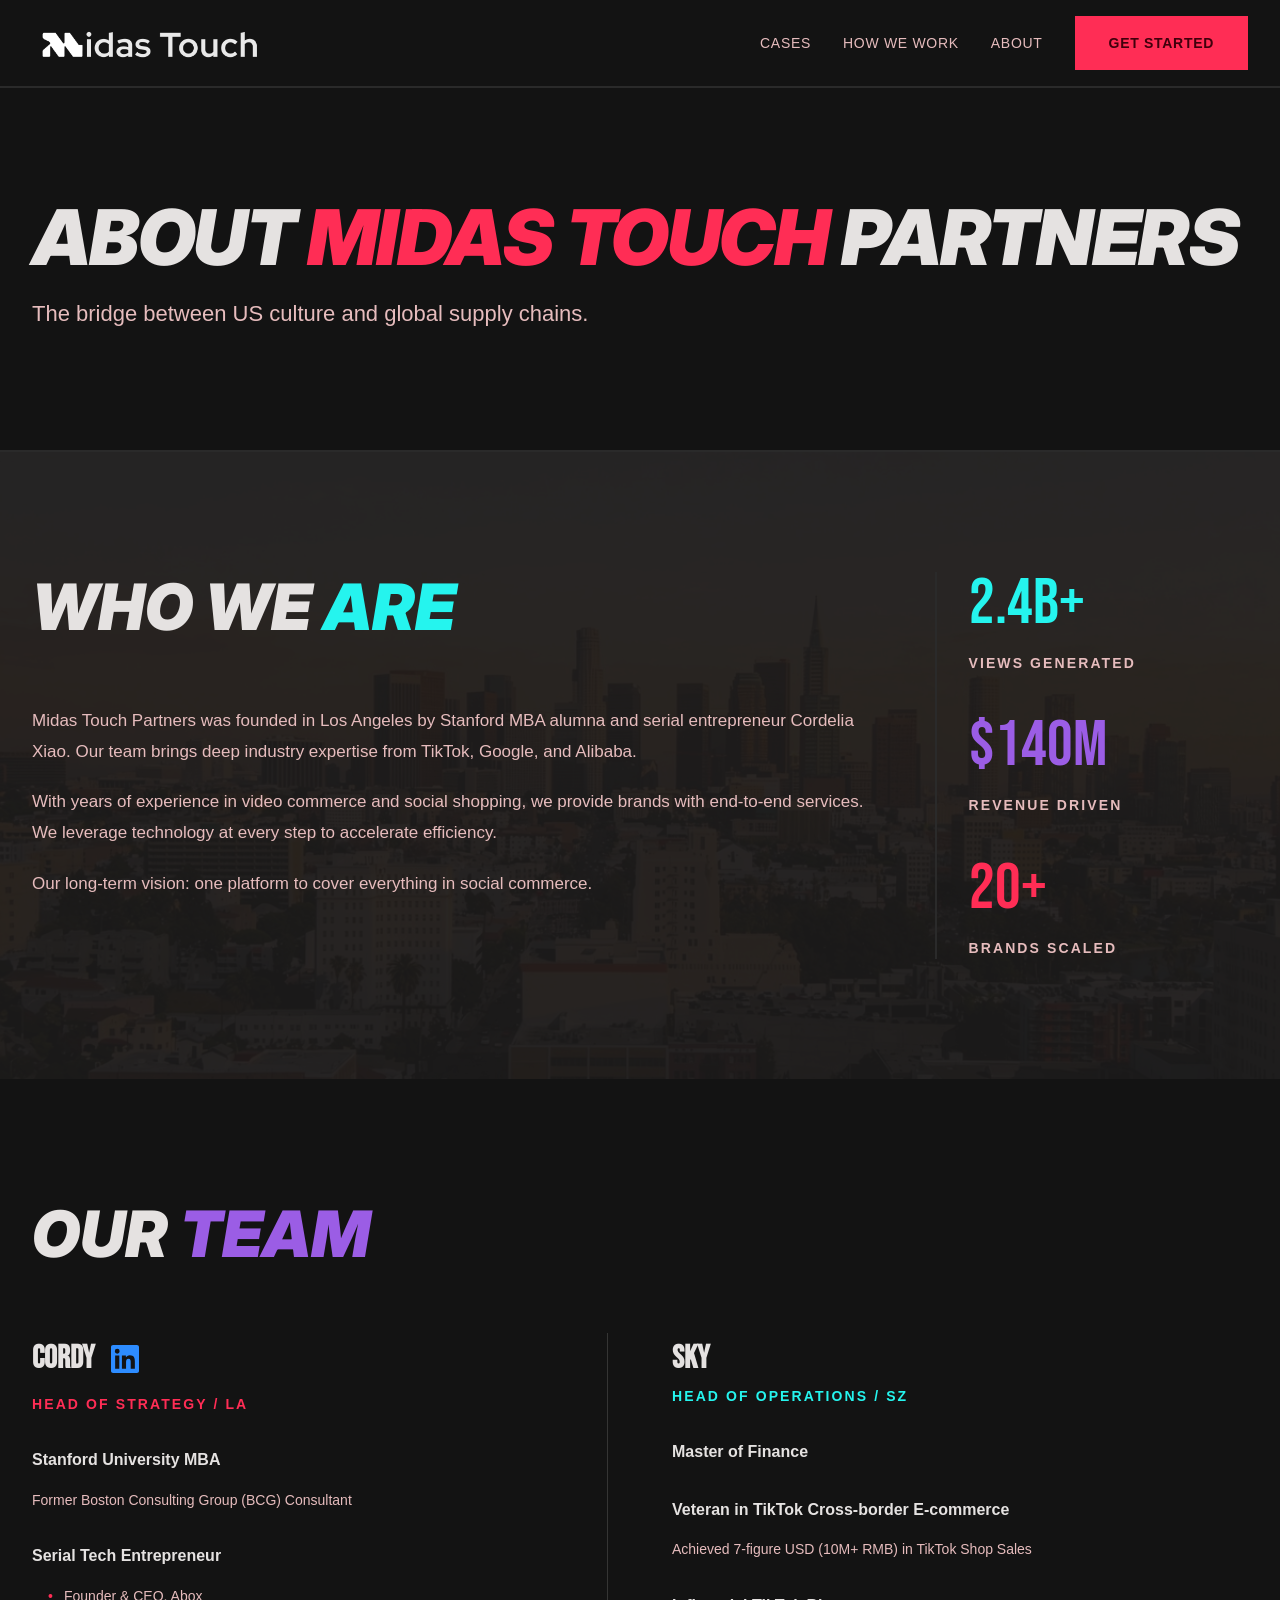
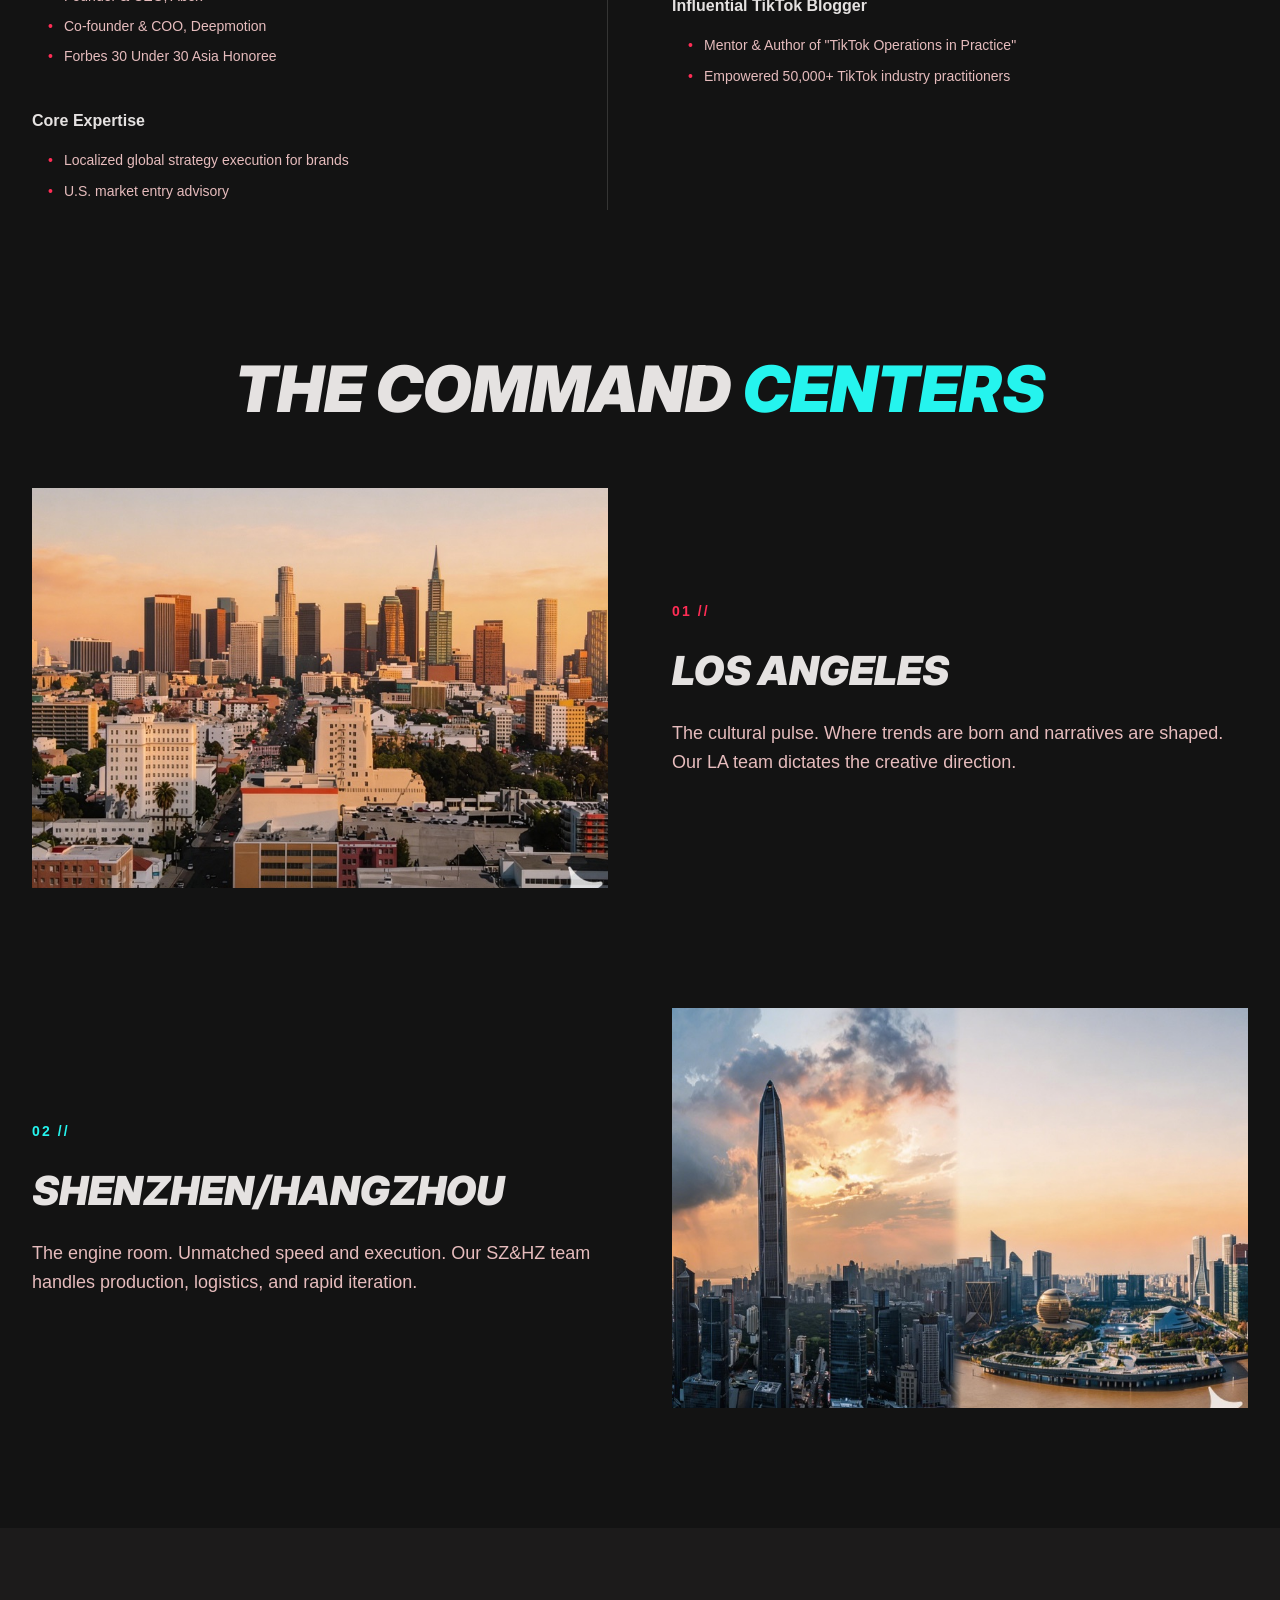
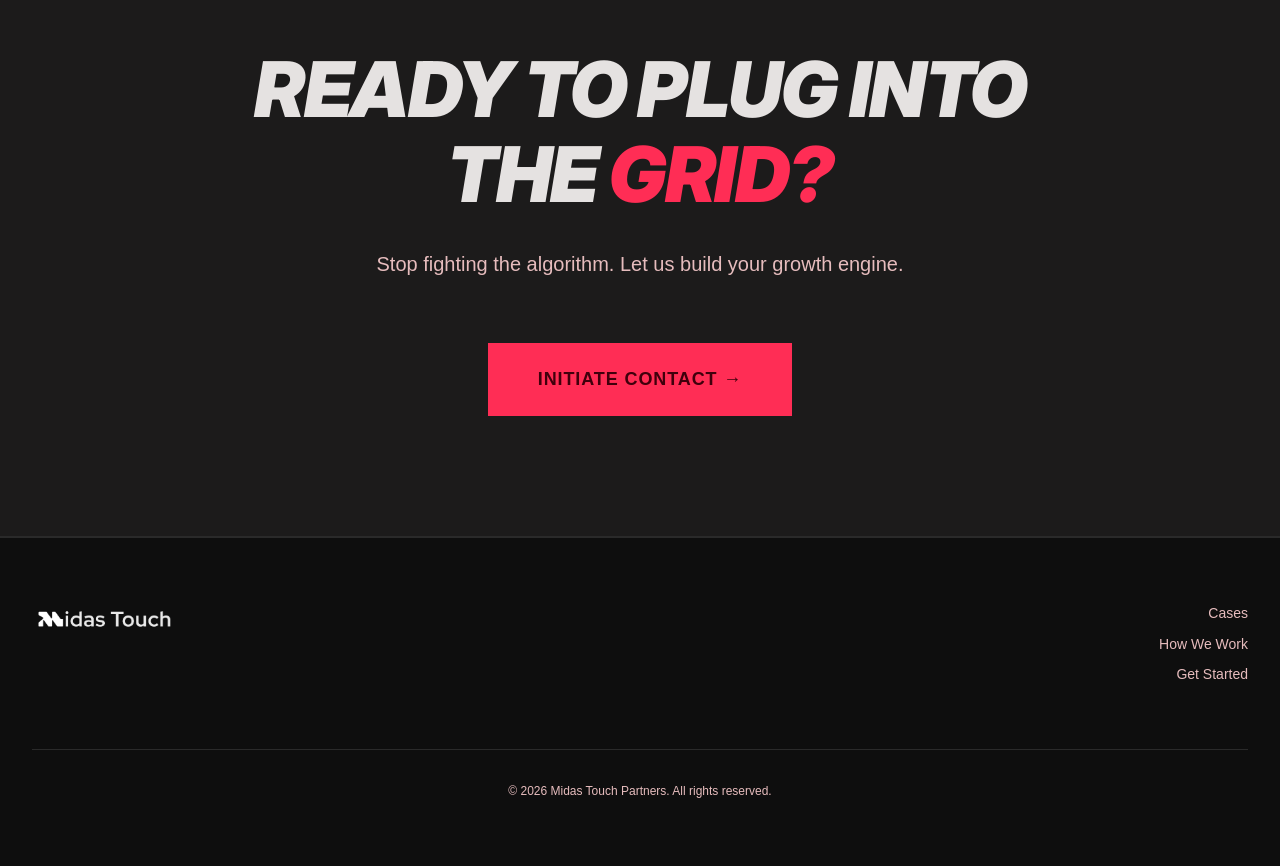
<file: about.html>
<!DOCTYPE html>
<html lang="en">
<head>
  <meta charset="UTF-8">
  <meta name="viewport" content="width=device-width, initial-scale=1.0">
  <title>About — Midas Touch Partners</title>
  <link rel="stylesheet" href="css/base.css">
  <link rel="stylesheet" href="css/components.css">
  <link rel="preconnect" href="https://fonts.googleapis.com">
  <link rel="preconnect" href="https://fonts.gstatic.com" crossorigin>
  <link href="https://fonts.googleapis.com/css2?family=Bebas+Neue&family=Space+Grotesk:wght@700&family=Inter:ital,wght@0,100..900;1,100..900&display=swap" rel="stylesheet">
  <link href="https://fonts.googleapis.com/css2?family=Material+Symbols+Outlined:wght,FILL@100..700,0..1&display=swap" rel="stylesheet" />
  <link rel="stylesheet" href="css/sections/about.css">
</head>
<body>

  <header class="header">
    <div class="header__inner">
      <a href="index.html" class="header__logo"><img src="assets/images/mtp-logo-white.png" alt="Midas Touch Partners"></a>
      <nav class="header__nav">
        <a href="cases.html" class="header__link">Cases</a>
        <a href="how-we-work.html" class="header__link">How We Work</a>
        <a href="about.html" class="header__link">About</a>
        <a href="get-started.html" class="btn btn--primary">Get Started</a>
      </nav>
      <button class="header__toggle" aria-label="Menu">
        <span></span><span></span><span></span>
      </button>
    </div>
    <nav class="header__mobile-nav">
      <a href="cases.html" class="header__link">Cases</a>
      <a href="how-we-work.html" class="header__link">How We Work</a>
      <a href="about.html" class="header__link">About</a>
      <a href="get-started.html" class="header__link">Get Started</a>
    </nav>
  </header>

  <main>
    <!-- Hero Section -->
    <section class="about__hero reveal">
      <div class="section__inner">
        <h1 class="about__hero-title">
          About <span class="about__hero-highlight">Midas Touch</span> Partners
        </h1>
        <p class="about__hero-tagline">
          The bridge between US culture and global supply chains.
        </p>
      </div>
    </section>

    <!-- Who We Are -->
    <section class="about__overview reveal">
      <div class="section__inner">
        <div class="about__overview-layout">
          <div class="about__overview-text">
            <h2 class="about__section-title about__section-title--left">
              Who We <span class="text-cyan">Are</span>
            </h2>
            <div class="about__overview-content">
              <p>Midas Touch Partners was founded in Los Angeles by Stanford MBA alumna and serial entrepreneur Cordelia Xiao. Our team brings deep industry expertise from TikTok, Google, and Alibaba.</p>
              <p>With years of experience in video commerce and social shopping, we provide brands with end-to-end services. We leverage technology at every step to accelerate efficiency.</p>
              <p>Our long-term vision: one platform to cover everything in social commerce.</p>
            </div>
          </div>
          <div class="about__overview-metrics">
            <div class="about__metric">
              <div class="about__metric-number text-cyan">2.4B+</div>
              <div class="about__metric-label">Views Generated</div>
            </div>
            <div class="about__metric">
              <div class="about__metric-number text-purple">$140M</div>
              <div class="about__metric-label">Revenue Driven</div>
            </div>
            <div class="about__metric">
              <div class="about__metric-number text-red">20+</div>
              <div class="about__metric-label">Brands Scaled</div>
            </div>
          </div>
        </div>
      </div>
    </section>

    <!-- Architects Section -->
    <section class="about__architects reveal">
      <div class="section__inner">
        <h2 class="about__section-title about__section-title--left">
          Our <span class="text-purple">Team</span>
        </h2>
        <div class="about__architects-grid">
          <div class="about__architect">
            <div class="about__architect-content">
              <div class="about__architect-name-row">
                <h3 class="about__architect-name">Cordy</h3>
                <a href="https://www.linkedin.com/in/cordelia-xiao-093a0615/" target="_blank" rel="noopener noreferrer" class="about__linkedin-link">
                  <svg class="about__linkedin-icon" xmlns="http://www.w3.org/2000/svg" viewBox="0 0 24 24" fill="currentColor"><path d="M20.447 20.452h-3.554v-5.569c0-1.328-.027-3.037-1.852-3.037-1.853 0-2.136 1.445-2.136 2.939v5.667H9.351V9h3.414v1.561h.046c.477-.9 1.637-1.85 3.37-1.85 3.601 0 4.267 2.37 4.267 5.455v6.286zM5.337 7.433a2.062 2.062 0 01-2.063-2.065 2.064 2.064 0 112.063 2.065zm1.782 13.019H3.555V9h3.564v11.452zM22.225 0H1.771C.792 0 0 .774 0 1.729v20.542C0 23.227.792 24 1.771 24h20.451C23.2 24 24 23.227 24 22.271V1.729C24 .774 23.2 0 22.222 0h.003z"/></svg>
                </a>
              </div>
              <p class="about__architect-role text-red">Head of Strategy / LA</p>

              <div class="about__architect-details">
                <div class="about__detail-group">
                  <p class="about__detail-title">Stanford University MBA</p>
                  <p class="about__detail-text">Former Boston Consulting Group (BCG) Consultant</p>
                </div>

                <div class="about__detail-group">
                  <p class="about__detail-title">Serial Tech Entrepreneur</p>
                  <ul class="about__detail-list">
                    <li>Founder & CEO, Abox</li>
                    <li>Co-founder & COO, Deepmotion</li>
                    <li>Forbes 30 Under 30 Asia Honoree</li>
                  </ul>
                </div>

                <div class="about__detail-group">
                  <p class="about__detail-title">Core Expertise</p>
                  <ul class="about__detail-list">
                    <li>Localized global strategy execution for brands</li>
                    <li>U.S. market entry advisory</li>
                  </ul>
                </div>
              </div>
            </div>
          </div>

          <div class="about__architect">
            <div class="about__architect-content">
              <h3 class="about__architect-name">Sky</h3>
              <p class="about__architect-role text-cyan">Head of Operations / SZ</p>

              <div class="about__architect-details">
                <div class="about__detail-group">
                  <p class="about__detail-title">Master of Finance</p>
                </div>

                <div class="about__detail-group">
                  <p class="about__detail-title">Veteran in TikTok Cross-border E-commerce</p>
                  <p class="about__detail-text">Achieved 7-figure USD (10M+ RMB) in TikTok Shop Sales</p>
                </div>

                <div class="about__detail-group">
                  <p class="about__detail-title">Influential TikTok Blogger</p>
                  <ul class="about__detail-list">
                    <li>Mentor & Author of "TikTok Operations in Practice"</li>
                    <li>Empowered 50,000+ TikTok industry practitioners</li>
                  </ul>
                </div>
              </div>
            </div>
          </div>
        </div>
      </div>
    </section>

    <!-- Command Centers Section -->
    <section class="about__command-centers reveal">
      <div class="section__inner">
        <h2 class="about__section-title">
          The Command <span class="text-cyan">Centers</span>
        </h2>

        <div class="about__centers-list">
          <div class="about__center">
            <div class="about__center-image">
              <img src="assets/images/about/los-angeles.jpg" alt="LA Command Center" class="about__center-img">
            </div>
            <div class="about__center-content">
              <div class="about__center-number text-red">01 //</div>
              <h3 class="about__center-title">Los Angeles</h3>
              <p class="about__center-desc">The cultural pulse. Where trends are born and narratives are shaped. Our LA team dictates the creative direction.</p>
            </div>
          </div>

          <div class="about__center about__center--reverse">
            <div class="about__center-image">
              <img src="assets/images/about/shenzhen-hangzhou.jpg" alt="Shenzhen/Hangzhou Command Center" class="about__center-img">
            </div>
            <div class="about__center-content">
              <div class="about__center-number text-cyan">02 //</div>
              <h3 class="about__center-title">Shenzhen/Hangzhou</h3>
              <p class="about__center-desc">The engine room. Unmatched speed and execution. Our SZ&HZ team handles production, logistics, and rapid iteration.</p>
            </div>
          </div>
        </div>
      </div>
    </section>

    <!-- Final CTA Section -->
    <section class="about__cta bg-surface-low reveal">
      <div class="section__inner about__cta-content">
        <h2 class="about__cta-title">
          Ready to plug into the <span class="text-red">grid?</span>
        </h2>
        <p class="about__cta-desc">
          Stop fighting the algorithm. Let us build your growth engine.
        </p>
        <a href="get-started.html" class="btn btn--primary about__cta-button">
          Initiate Contact →
        </a>
      </div>
    </section>
  </main>

  <footer class="footer">
    <div class="footer__inner">
      <div class="footer__brand">
        <div class="footer__brand-name"><img src="assets/images/mtp-logo-white.png" alt="Midas Touch Partners"></div>
      </div>
      <div class="footer__links">
        <a href="cases.html" class="footer__link">Cases</a>
        <a href="how-we-work.html" class="footer__link">How We Work</a>
        <a href="get-started.html" class="footer__link">Get Started</a>
      </div>
      <p class="footer__copyright">&copy; 2026 Midas Touch Partners. All rights reserved.</p>
    </div>
  </footer>

  <script src="js/main.js"></script>
</body>
</html>
</file>
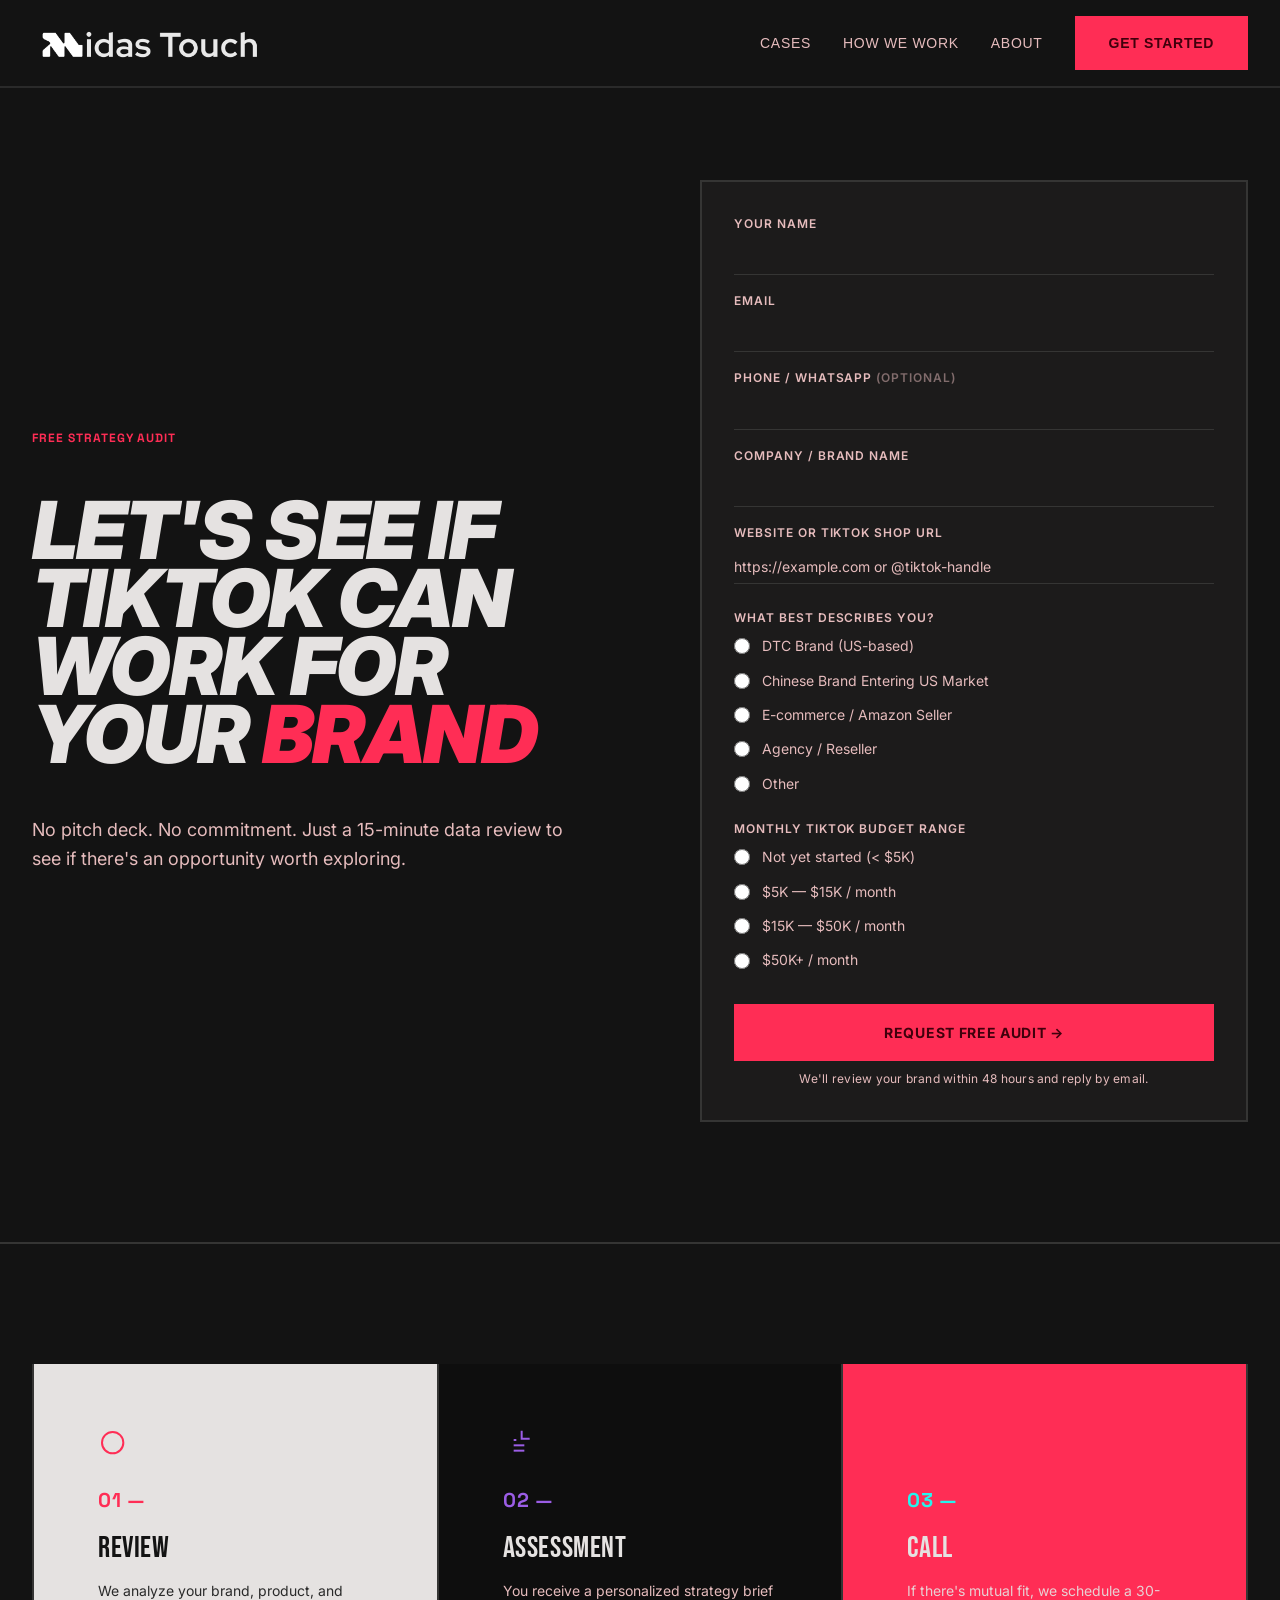
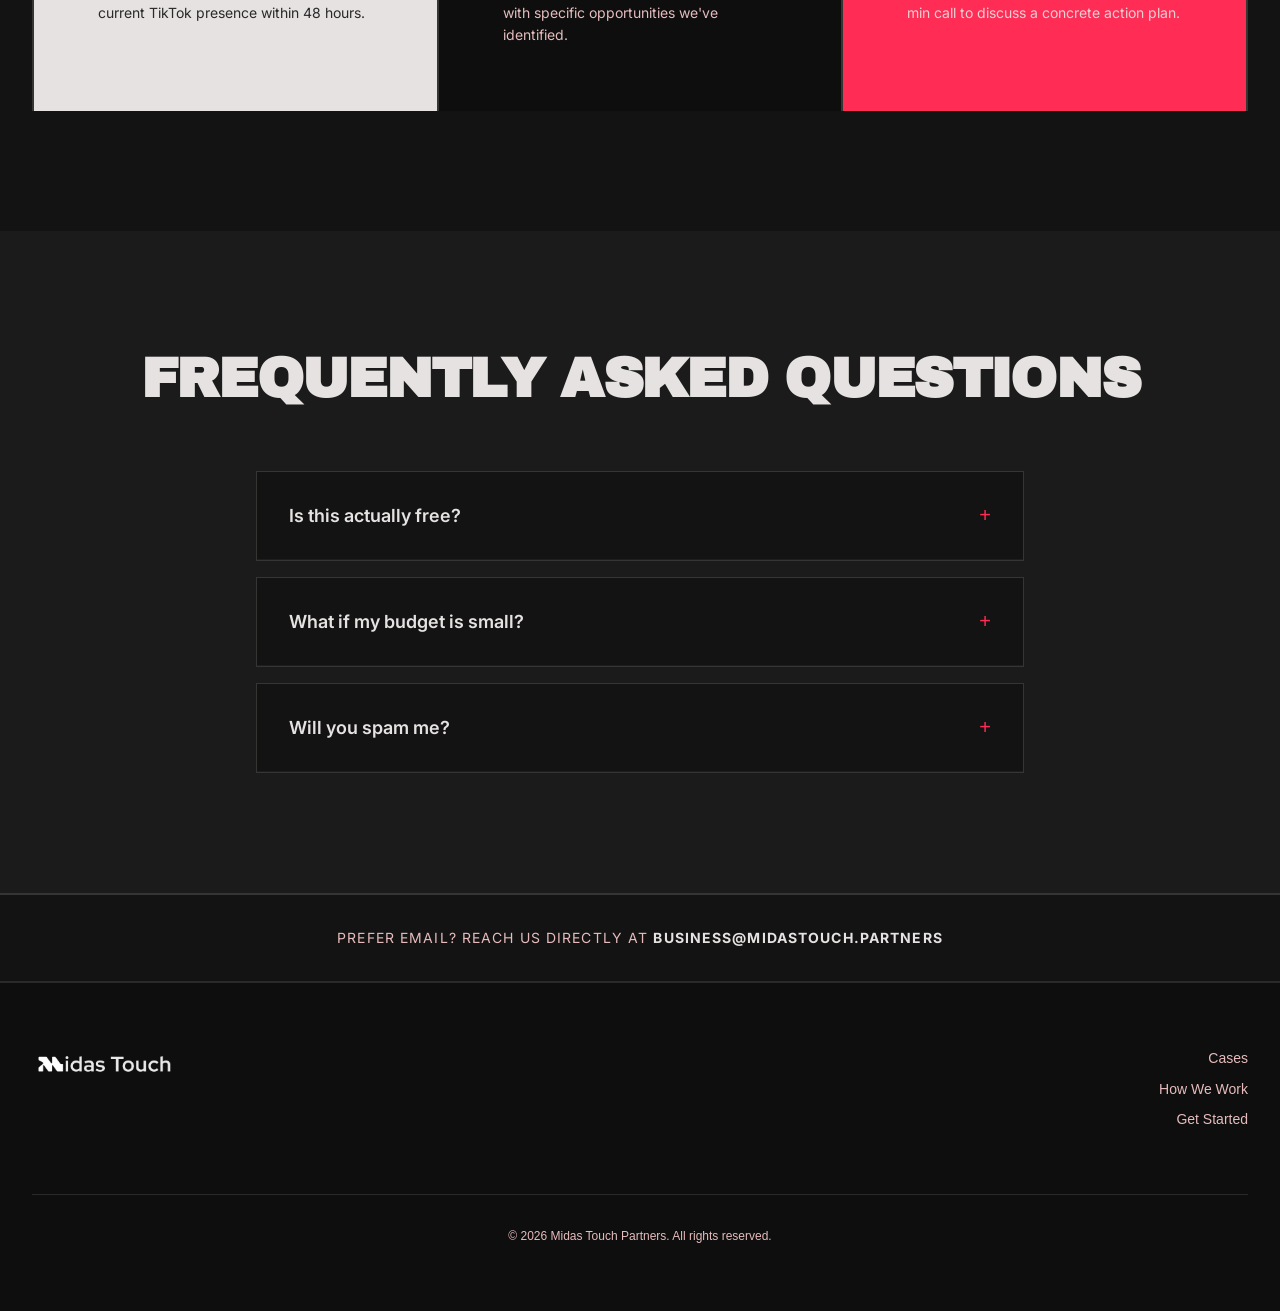
<file: get-started.html>
<!DOCTYPE html>
<html lang="en">
<head>
  <meta charset="UTF-8">
  <meta name="viewport" content="width=device-width, initial-scale=1.0">
  <title>Get Started — Midas Touch Partners</title>
  <link rel="stylesheet" href="css/base.css">
  <link rel="stylesheet" href="css/components.css">
  <link rel="stylesheet" href="css/sections/get-started.css">

  <!-- Google Fonts for matching How We Work style -->
  <link rel="preconnect" href="https://fonts.googleapis.com">
  <link rel="preconnect" href="https://fonts.gstatic.com" crossorigin>
  <link href="https://fonts.googleapis.com/css2?family=Bebas+Neue&family=Space+Grotesk:wght@700&family=Inter:ital,wght@0,100..900;1,100..900&family=Archivo+Black&display=swap" rel="stylesheet">
</head>
<body>

  <header class="header">
    <div class="header__inner">
      <a href="index.html" class="header__logo"><img src="assets/images/mtp-logo-white.png" alt="Midas Touch Partners"></a>
      <nav class="header__nav">
        <a href="cases.html" class="header__link">Cases</a>
        <a href="how-we-work.html" class="header__link">How We Work</a>
        <a href="about.html" class="header__link">About</a>
        <a href="get-started.html" class="btn btn--primary">Get Started</a>
      </nav>
      <button class="header__toggle" aria-label="Menu">
        <span></span><span></span><span></span>
      </button>
    </div>
    <nav class="header__mobile-nav">
      <a href="cases.html" class="header__link">Cases</a>
      <a href="how-we-work.html" class="header__link">How We Work</a>
      <a href="about.html" class="header__link">About</a>
      <a href="get-started.html" class="header__link">Get Started</a>
    </nav>
  </header>

  <main>
    <!-- Hero & Form Section -->
    <section class="section getstarted bg-surface" style="padding-top: calc(var(--space-section) + 60px);">
      <div class="section__inner getstarted__container">

        <!-- Left: Copy -->
        <div class="getstarted__copy reveal">
          <p class="text-label text-red">FREE STRATEGY AUDIT</p>
          <h1 class="text-display getstarted__headline">Let's See If TikTok Can Work For Your <span class="text-red">Brand</span></h1>
          <p class="getstarted__subtext">No pitch deck. No commitment. Just a 15-minute data review to see if there's an opportunity worth exploring.</p>
        </div>

        <!-- Right: Form -->
        <div class="getstarted__form-container reveal reveal-delay-2">
          <div class="getstarted__form-card">

            <!-- Success State (Initially Hidden) -->
            <div id="success-state" class="getstarted__success" style="display: none;">
              <h2 class="getstarted__success-title">GOT IT.</h2>
              <p class="getstarted__success-text">We'll review your brand and reach out within 48 hours.</p>
              <a href="index.html" class="btn btn--ghost getstarted__back-btn">← BACK TO HOME</a>
            </div>

            <!-- Form (Initially Visible) -->
            <form id="contact-form" class="getstarted__form" action="https://script.google.com/macros/s/AKfycbwBjRsNbqdfyS5zs5Fd-dH_4gZ1KgIggvipJLYx9ZpxeF7gOF-KmGVdto_0WelGmj2E/exec" method="POST">

              <div class="getstarted__field">
                <label class="getstarted__label">Your Name</label>
                <input required type="text" name="name" class="getstarted__input">
              </div>

              <div class="getstarted__field">
                <label class="getstarted__label">Email</label>
                <input required type="email" name="email" class="getstarted__input">
              </div>

              <div class="getstarted__field">
                <label class="getstarted__label">Phone / WhatsApp <span class="getstarted__optional">(Optional)</span></label>
                <input type="tel" name="phone" class="getstarted__input">
              </div>

              <div class="getstarted__field">
                <label class="getstarted__label">Company / Brand Name</label>
                <input required type="text" name="company" class="getstarted__input">
              </div>

              <div class="getstarted__field">
                <label class="getstarted__label">Website or TikTok Shop URL</label>
                <input required type="text" name="website" class="getstarted__input" placeholder="https://example.com or @tiktok-handle">
              </div>

              <div class="getstarted__radio-group">
                <label class="getstarted__label">What best describes you?</label>
                <div class="getstarted__radio-options">
                  <label class="getstarted__radio-option">
                    <input required type="radio" name="brandType" value="DTC Brand (US-based)" class="getstarted__radio">
                    <span class="getstarted__radio-text">DTC Brand (US-based)</span>
                  </label>
                  <label class="getstarted__radio-option">
                    <input required type="radio" name="brandType" value="Chinese Brand Entering US Market" class="getstarted__radio">
                    <span class="getstarted__radio-text">Chinese Brand Entering US Market</span>
                  </label>
                  <label class="getstarted__radio-option">
                    <input required type="radio" name="brandType" value="E-commerce / Amazon Seller" class="getstarted__radio">
                    <span class="getstarted__radio-text">E-commerce / Amazon Seller</span>
                  </label>
                  <label class="getstarted__radio-option">
                    <input required type="radio" name="brandType" value="Agency / Reseller" class="getstarted__radio">
                    <span class="getstarted__radio-text">Agency / Reseller</span>
                  </label>
                  <label class="getstarted__radio-option">
                    <input required type="radio" name="brandType" value="Other" class="getstarted__radio">
                    <span class="getstarted__radio-text">Other</span>
                  </label>
                </div>
              </div>

              <div class="getstarted__radio-group">
                <label class="getstarted__label">Monthly TikTok Budget Range</label>
                <div class="getstarted__radio-options">
                  <label class="getstarted__radio-option">
                    <input required type="radio" name="budget" value="Not yet started (< $5K)" class="getstarted__radio">
                    <span class="getstarted__radio-text">Not yet started (< $5K)</span>
                  </label>
                  <label class="getstarted__radio-option">
                    <input required type="radio" name="budget" value="$5K — $15K / month" class="getstarted__radio">
                    <span class="getstarted__radio-text">$5K — $15K / month</span>
                  </label>
                  <label class="getstarted__radio-option">
                    <input required type="radio" name="budget" value="$15K — $50K / month" class="getstarted__radio">
                    <span class="getstarted__radio-text">$15K — $50K / month</span>
                  </label>
                  <label class="getstarted__radio-option">
                    <input required type="radio" name="budget" value="$50K+ / month" class="getstarted__radio">
                    <span class="getstarted__radio-text">$50K+ / month</span>
                  </label>
                </div>
              </div>

              <div class="getstarted__submit-section">
                <button type="submit" class="getstarted__submit">REQUEST FREE AUDIT →</button>
                <p class="getstarted__submit-note">We'll review your brand within 48 hours and reply by email.</p>
              </div>

            </form>
          </div>
        </div>

      </div>
    </section>

    <!-- What Happens Next -->
    <section class="section getstarted__process bg-surface">
      <div class="section__inner">
        <div class="getstarted__process-grid">

          <div class="getstarted__process-item reveal">
            <div class="getstarted__process-icon">
              <svg width="32" height="32" viewBox="0 0 24 24" fill="none" stroke="currentColor" stroke-width="2">
                <circle cx="11" cy="11" r="8"></circle>
                <path d="21 21l-4.35-4.35"></path>
              </svg>
            </div>
            <div class="getstarted__process-content">
              <div class="getstarted__process-number text-red">01 —</div>
              <h3 class="getstarted__process-title">REVIEW</h3>
              <p class="getstarted__process-desc">We analyze your brand, product, and current TikTok presence within 48 hours.</p>
            </div>
          </div>

          <div class="getstarted__process-item reveal reveal-delay-2">
            <div class="getstarted__process-icon">
              <svg width="32" height="32" viewBox="0 0 24 24" fill="none" stroke="currentColor" stroke-width="2">
                <path d="14 2H6a2 2 0 0 0-2 2v16a2 2 0 0 0 2 2h12a2 2 0 0 0 2-2V8z"></path>
                <polyline points="14,2 14,8 20,8"></polyline>
                <line x1="16" y1="13" x2="8" y2="13"></line>
                <line x1="16" y1="17" x2="8" y2="17"></line>
                <polyline points="10,9 9,9 8,9"></polyline>
              </svg>
            </div>
            <div class="getstarted__process-content">
              <div class="getstarted__process-number text-purple">02 —</div>
              <h3 class="getstarted__process-title">ASSESSMENT</h3>
              <p class="getstarted__process-desc">You receive a personalized strategy brief with specific opportunities we've identified.</p>
            </div>
          </div>

          <div class="getstarted__process-item reveal reveal-delay-3">
            <div class="getstarted__process-icon">
              <svg width="32" height="32" viewBox="0 0 24 24" fill="none" stroke="currentColor" stroke-width="2">
                <path d="22 16.92v3a2 2 0 0 1-2.18 2 19.79 19.79 0 0 1-8.63-3.07 19.5 19.5 0 0 1-6-6 19.79 19.79 0 0 1-3.07-8.67A2 2 0 0 1 4.11 2h3a2 2 0 0 1 2 1.72 12.84 12.84 0 0 0 .7 2.81 2 2 0 0 1-.45 2.11L8.09 9.91a16 16 0 0 0 6 6l1.27-1.27a2 2 0 0 1 2.11-.45 12.84 12.84 0 0 0 2.81.7A2 2 0 0 1 22 16.92z"></path>
              </svg>
            </div>
            <div class="getstarted__process-content">
              <div class="getstarted__process-number text-cyan">03 —</div>
              <h3 class="getstarted__process-title">CALL</h3>
              <p class="getstarted__process-desc">If there's mutual fit, we schedule a 30-min call to discuss a concrete action plan.</p>
            </div>
          </div>

        </div>
      </div>
    </section>

    <!-- FAQ -->
    <section class="section getstarted__faq bg-surface-low">
      <div class="section__inner">
        <h2 class="getstarted__faq-title reveal">FREQUENTLY ASKED QUESTIONS</h2>
        <div class="getstarted__faq-list">

          <div class="getstarted__faq-item reveal reveal-delay-1">
            <button class="getstarted__faq-toggle" data-faq="0">
              <span class="getstarted__faq-question">Is this actually free?</span>
              <span class="getstarted__faq-icon">+</span>
            </button>
            <div class="getstarted__faq-answer" data-faq-content="0">
              <p>Yes. The audit is completely free with no strings attached. We only take on brands where we're confident we can deliver results — the audit helps both sides figure that out.</p>
            </div>
          </div>

          <div class="getstarted__faq-item reveal reveal-delay-2">
            <button class="getstarted__faq-toggle" data-faq="1">
              <span class="getstarted__faq-question">What if my budget is small?</span>
              <span class="getstarted__faq-icon">+</span>
            </button>
            <div class="getstarted__faq-answer" data-faq-content="1">
              <p>We work with brands at different stages. Even if you're pre-launch, the audit will give you a clear picture of what's possible and what budget you'd need to see real results.</p>
            </div>
          </div>

          <div class="getstarted__faq-item reveal reveal-delay-3">
            <button class="getstarted__faq-toggle" data-faq="2">
              <span class="getstarted__faq-question">Will you spam me?</span>
              <span class="getstarted__faq-icon">+</span>
            </button>
            <div class="getstarted__faq-answer" data-faq-content="2">
              <p>No. You'll get one email with your assessment. If we're not a fit, that's it — no drip campaigns, no follow-up calls.</p>
            </div>
          </div>

        </div>
      </div>
    </section>

    <!-- Alternative Contact -->
    <section class="section getstarted__contact bg-surface">
      <div class="section__inner">
        <p class="getstarted__contact-text">
          Prefer email? Reach us directly at <a href="mailto:business@midastouch.partners" class="getstarted__contact-link">business@midastouch.partners</a>
        </p>
      </div>
    </section>

  </main>

  <footer class="footer">
    <div class="footer__inner">
      <div class="footer__brand">
        <div class="footer__brand-name"><img src="assets/images/mtp-logo-white.png" alt="Midas Touch Partners"></div>
      </div>
      <div class="footer__links">
        <a href="cases.html" class="footer__link">Cases</a>
        <a href="how-we-work.html" class="footer__link">How We Work</a>
        <a href="get-started.html" class="footer__link">Get Started</a>
      </div>
      <p class="footer__copyright">&copy; 2026 Midas Touch Partners. All rights reserved.</p>
    </div>
  </footer>

  <script src="js/main.js"></script>
</body>
</html>
</file>
<file: css/base.css>
/* ========================================
   BASE — Reset, Variables, Typography, Layout
   ======================================== */

/* Reset */
*, *::before, *::after {
  margin: 0;
  padding: 0;
  box-sizing: border-box;
}

/* Design Tokens */
:root {
  /* Surface hierarchy - Exact Gemini colors */
  --color-surface: #131313;
  --color-surface-low: #1C1B1B;
  --color-surface-high: #2A2A2A;
  --color-surface-highest: #353534;
  --color-surface-lowest: #0E0E0E;

  /* Accents - Exact Gemini colors */
  --color-electric-red: #FF2D55;
  --color-digital-cyan: #25F4EE;
  --color-deep-purple: #9B5DE5;

  /* Text - Exact Gemini colors */
  --color-text: #e5e2e1;
  --color-text-muted: #e6bcbd;
  --color-text-faded: #5d3f40;
  --color-on-red: #40000C;
  --color-on-cyan: #006764;

  /* Functional */
  --color-error: #FF453A;

  /* Spacing */
  --space-section: 120px;
  --space-block: 64px;
  --space-element: 32px;
  --space-tight: 16px;
  --space-micro: 8px;

  /* Max width */
  --max-width: 1280px;
}

/* Typography */
@import url('https://fonts.googleapis.com/css2?family=Inter:ital,wght@0,100..900;1,100..900&family=Epilogue:wght@400;500;600;700;800&family=Archivo+Black&display=swap');

html {
  font-size: 16px;
  scroll-behavior: smooth;
}

body {
  font-family: 'Epilogue', sans-serif;
  font-weight: 400;
  line-height: 1.6;
  color: var(--color-text);
  background-color: var(--color-surface);
  -webkit-font-smoothing: antialiased;
  -moz-osx-font-smoothing: grayscale;
}

/* Type scale */
.text-display {
  font-family: 'Archivo Black', sans-serif;
  font-size: clamp(2.5rem, 5vw, 3.5rem);
  font-weight: 800;
  letter-spacing: -0.02em;
  line-height: 1.1;
}

.text-headline-lg {
  font-size: clamp(1.5rem, 3vw, 2rem);
  font-weight: 700;
  line-height: 1.2;
}

.text-headline-md {
  font-size: clamp(1.25rem, 2.5vw, 1.75rem);
  font-weight: 700;
  line-height: 1.2;
}

.text-title {
  font-size: 1.375rem;
  font-weight: 600;
  line-height: 1.3;
}

.text-body-lg {
  font-size: 1rem;
  line-height: 1.6;
}

.text-body-sm {
  font-size: 0.875rem;
  line-height: 1.5;
}

.text-label {
  font-size: 0.75rem;
  font-weight: 600;
  text-transform: uppercase;
  letter-spacing: 0.08em;
}

/* Color utility classes */
.text-red { color: var(--color-electric-red); }
.text-cyan { color: var(--color-digital-cyan); }
.text-purple { color: var(--color-deep-purple); }
.text-muted { color: var(--color-text-muted); }

/* Section shared layout */
.section {
  width: 100%;
  padding: var(--space-section) var(--space-element);
}

.section__inner {
  max-width: var(--max-width);
  margin: 0 auto;
}

/* Section backgrounds */
.bg-surface { background-color: var(--color-surface); }
.bg-surface-low { background-color: var(--color-surface-low); }
.bg-surface-high { background-color: var(--color-surface-high); }
.bg-surface-lowest { background-color: var(--color-surface-lowest); }
.bg-red { background-color: var(--color-electric-red); color: var(--color-on-red); }
.bg-cyan { background-color: var(--color-digital-cyan); color: var(--color-on-cyan); }
.bg-purple { background-color: var(--color-deep-purple); }

/* Scroll reveal animation */
.reveal {
  opacity: 0;
  transform: translateY(30px);
  transition: opacity 0.4s ease-out, transform 0.4s ease-out;
}

.reveal.visible {
  opacity: 1;
  transform: translateY(0);
}

/* Stagger delays */
.reveal-delay-1 { transition-delay: 0.1s; }
.reveal-delay-2 { transition-delay: 0.2s; }
.reveal-delay-3 { transition-delay: 0.3s; }
.reveal-delay-4 { transition-delay: 0.4s; }
.reveal-delay-5 { transition-delay: 0.5s; }

/* Images */
img {
  max-width: 100%;
  height: auto;
  display: block;
}

/* Links */
a {
  color: var(--color-digital-cyan);
  text-decoration: none;
}

a:hover {
  text-decoration: underline;
}

/* Selection */
::selection {
  background-color: var(--color-electric-red);
  color: var(--color-on-red);
}

/* Mobile adjustments */
@media (max-width: 768px) {
  :root {
    --space-section: 64px;
    --space-block: 40px;
    --space-element: 20px;
  }
}
</file>
<file: css/components.css>
/* ========================================
   COMPONENTS — Header, Footer, Buttons
   ======================================== */

/* ---- HEADER ---- */
.header {
  position: fixed;
  top: 0;
  left: 0;
  right: 0;
  z-index: 100;
  background-color: var(--color-surface);
  border-bottom: 2px solid var(--color-surface-high);
  padding: var(--space-tight) var(--space-element);
}

.header__inner {
  max-width: var(--max-width);
  margin: 0 auto;
  display: flex;
  align-items: center;
  justify-content: space-between;
}

.header__logo {
  display: flex;
  align-items: center;
  text-decoration: none;
}

.header__logo:hover {
  text-decoration: none;
}

.header__logo img {
  height: 52px;
  width: auto;
}

.header__nav {
  display: flex;
  align-items: center;
  gap: var(--space-element);
}

.header__link {
  font-size: 0.875rem;
  font-weight: 500;
  color: var(--color-text-muted);
  text-decoration: none;
  text-transform: uppercase;
  letter-spacing: 0.05em;
  transition: color 0.15s ease-out;
}

.header__link:hover {
  color: var(--color-text);
  text-decoration: none;
}

/* Mobile hamburger */
.header__toggle {
  display: none;
  background: none;
  border: none;
  cursor: pointer;
  padding: var(--space-micro);
}

.header__toggle span {
  display: block;
  width: 24px;
  height: 2px;
  background-color: var(--color-text);
  margin: 5px 0;
  transition: transform 0.2s ease-out, opacity 0.2s ease-out;
}

/* Mobile nav */
.header__mobile-nav {
  display: none;
  position: absolute;
  top: 100%;
  left: 0;
  right: 0;
  background-color: var(--color-surface-low);
  padding: var(--space-element);
  border-bottom: 2px solid var(--color-surface-high);
}

.header__mobile-nav.open {
  display: flex;
  flex-direction: column;
  gap: var(--space-tight);
}

.header__mobile-nav .header__link {
  font-size: 1rem;
  padding: var(--space-micro) 0;
}

@media (max-width: 768px) {
  .header__nav {
    display: none;
  }
  .header__toggle {
    display: block;
  }
}

/* Hamburger animation when open */
.header__toggle.open span:nth-child(1) {
  transform: rotate(45deg) translate(5px, 5px);
}
.header__toggle.open span:nth-child(2) {
  opacity: 0;
}
.header__toggle.open span:nth-child(3) {
  transform: rotate(-45deg) translate(5px, -5px);
}


/* ---- BUTTONS ---- */
.btn {
  display: inline-block;
  padding: 14px 32px;
  font-family: 'Epilogue', sans-serif;
  font-size: 0.875rem;
  font-weight: 700;
  text-transform: uppercase;
  letter-spacing: 0.05em;
  text-decoration: none;
  cursor: pointer;
  border: 2px solid transparent;
  transition: background-color 0.05s ease-out, color 0.05s ease-out;
  /* 90 degree corners — no border-radius */
}

.btn:hover {
  text-decoration: none;
}

.btn--primary {
  background-color: var(--color-electric-red);
  color: var(--color-on-red);
  border-color: var(--color-electric-red);
}

.btn--primary:hover {
  background-color: #E0254A;
  border-color: #E0254A;
}

.btn--secondary {
  background-color: var(--color-digital-cyan);
  color: var(--color-on-cyan);
  border-color: var(--color-digital-cyan);
}

.btn--secondary:hover {
  background-color: #1DD8D4;
  border-color: #1DD8D4;
}

.btn--ghost {
  background-color: transparent;
  color: var(--color-text);
  border-color: var(--color-text-muted);
}

.btn--ghost:hover {
  border-color: var(--color-text);
}


/* ---- FOOTER ---- */
.footer {
  background-color: var(--color-surface-lowest);
  padding: var(--space-block) var(--space-element);
  border-top: 2px solid var(--color-surface-high);
}

.footer__inner {
  max-width: var(--max-width);
  margin: 0 auto;
  display: grid;
  grid-template-columns: 1fr 1fr;
  gap: var(--space-block);
}

.footer__brand {
  display: flex;
  flex-direction: column;
  gap: var(--space-tight);
}

.footer__brand-name {
  display: flex;
  align-items: center;
}

.footer__brand-name img {
  height: 32px;
  width: auto;
}

.footer__tagline {
  font-size: 0.875rem;
  color: var(--color-text-muted);
}

.footer__links {
  display: flex;
  flex-direction: column;
  gap: var(--space-micro);
  text-align: right;
}

.footer__link {
  font-size: 0.875rem;
  color: var(--color-text-muted);
  text-decoration: none;
  transition: color 0.15s ease-out;
}

.footer__link:hover {
  color: var(--color-text);
  text-decoration: none;
}

.footer__copyright {
  grid-column: 1 / -1;
  text-align: center;
  font-size: 0.75rem;
  color: var(--color-text-muted);
  padding-top: var(--space-element);
  border-top: 1px solid var(--color-surface-high);
}

@media (max-width: 768px) {
  .footer__inner {
    grid-template-columns: 1fr;
    text-align: center;
  }
  .footer__links {
    text-align: center;
  }
}
</file>
<file: css/sections/about.css>
/* ========================================
   ABOUT PAGE SECTIONS
   ======================================== */

/* Hero Section — clean, no background image */
.about__hero {
  padding: calc(var(--space-section) + 80px) var(--space-element) var(--space-section);
  background-color: var(--color-surface);
  border-bottom: 2px solid var(--color-surface-high);
}

.about__hero-title {
  font-family: 'Inter', sans-serif;
  font-size: clamp(2.5rem, 6vw, 5rem);
  line-height: 1;
  font-weight: 900;
  font-style: italic;
  text-transform: uppercase;
  letter-spacing: -0.02em;
  color: var(--color-text);
  margin-bottom: 20px;
}

.about__hero-highlight {
  color: var(--color-electric-red);
}

.about__hero-tagline {
  font-size: clamp(1.125rem, 2vw, 1.375rem);
  line-height: 1.5;
  color: var(--color-text-muted);
  max-width: 600px;
}

/* Metrics Section */
.about__metrics {
  padding: var(--space-block) var(--space-element);
}

.about__metrics-grid {
  display: grid;
  grid-template-columns: repeat(auto-fit, minmax(300px, 1fr));
  gap: var(--space-block);
}

.about__metric {
  display: flex;
  flex-direction: column;
  gap: var(--space-tight);
}

.about__metric-number {
  font-family: "Bebas Neue", "Archivo Black", sans-serif;
  font-size: clamp(3rem, 6vw, 4rem);
  line-height: 1;
}

.about__metric-label {
  font-size: 0.875rem;
  font-weight: 600;
  text-transform: uppercase;
  letter-spacing: 0.15em;
  color: var(--color-text-muted);
}

/* Cultural Gap Section */
.about__cultural-gap {
  padding: var(--space-section) var(--space-element);
}

.about__gap-content {
  display: flex;
  align-items: center;
  gap: var(--space-block);
}

.about__gap-text {
  flex: 1;
}

.about__gap-title {
  font-family: 'Inter', sans-serif;
  font-size: clamp(2.5rem, 5vw, 4rem);
  line-height: 1.1;
  font-weight: 900;
  font-style: italic;
  text-transform: uppercase;
  margin-bottom: var(--space-element);
}

.about__gap-desc {
  font-size: 1.125rem;
  line-height: 1.6;
  color: var(--color-text-muted);
  margin-bottom: var(--space-element);
}

.about__gap-desc:last-child {
  margin-bottom: 0;
}

.about__gap-images {
  flex: 1;
  position: relative;
  height: 600px;
}

.about__gap-img {
  position: absolute;
  width: 75%;
  height: 400px;
  object-fit: cover;
  filter: grayscale(100%);
  transition: filter 0.5s ease-out;
}

.about__gap-img:hover {
  filter: grayscale(0%);
}

.about__gap-img--shenzhen {
  top: 0;
  right: 0;
  z-index: 10;
}

.about__gap-img--la {
  bottom: 0;
  left: 0;
  z-index: 20;
  border: 4px solid var(--color-surface);
}

/* Overview Section */
.about__overview {
  padding: var(--space-section) var(--space-element);
  background-color: var(--color-surface-low);
  position: relative;
  overflow: hidden;
}

.about__overview::before {
  content: "";
  position: absolute;
  inset: 0;
  background-image: url("../../assets/images/about/los-angeles.jpg");
  background-size: cover;
  background-position: center top;
  opacity: 0.06;
  pointer-events: none;
}

.about__overview-layout {
  display: flex;
  flex-direction: column;
  gap: var(--space-block);
  position: relative;
}

@media (min-width: 768px) {
  .about__overview-layout {
    flex-direction: row;
    align-items: flex-start;
    gap: 64px;
  }
}

.about__overview-text {
  flex: 3;
}

.about__section-title.about__section-title--left {
  text-align: left;
}

.about__overview-content {
  display: flex;
  flex-direction: column;
  gap: 20px;
}

.about__overview-content p {
  font-size: 1.0625rem;
  line-height: 1.8;
  color: var(--color-text-muted);
}

.about__overview-metrics {
  flex: 1;
  display: flex;
  flex-direction: column;
  gap: 40px;
  padding-left: 32px;
  border-left: 2px solid var(--color-surface-high);
}

@media (max-width: 767px) {
  .about__overview-metrics {
    flex-direction: row;
    border-left: none;
    border-top: 2px solid var(--color-surface-high);
    padding-left: 0;
    padding-top: 32px;
  }
}

/* Services grid */
.about__services-grid {
  display: grid;
  grid-template-columns: 1fr;
  gap: 0;
  max-width: 900px;
  margin: 0 auto;
}

@media (min-width: 768px) {
  .about__services-grid {
    grid-template-columns: repeat(2, 1fr);
  }
}

@media (min-width: 1024px) {
  .about__services-grid {
    grid-template-columns: repeat(4, 1fr);
  }
}

.about__service {
  padding: 24px 20px;
  border-top: 3px solid transparent;
  background-color: var(--color-surface-low);
  transition: background-color 0.15s ease-out;
}

.about__service:hover {
  background-color: var(--color-surface-high);
}

.about__service--cyan { border-top-color: var(--color-digital-cyan); }
.about__service--purple { border-top-color: #9B5DE5; }
.about__service--red { border-top-color: var(--color-electric-red); }
.about__service--white { border-top-color: var(--color-text); }

.about__service-icon {
  display: block;
  font-size: 0.75rem;
  margin-bottom: 12px;
}

.about__service--cyan .about__service-icon { color: var(--color-digital-cyan); }
.about__service--purple .about__service-icon { color: #9B5DE5; }
.about__service--red .about__service-icon { color: var(--color-electric-red); }
.about__service--white .about__service-icon { color: var(--color-text); }

.about__service-title {
  font-family: "Bebas Neue", "Archivo Black", sans-serif;
  font-size: 1.125rem;
  text-transform: uppercase;
  color: var(--color-text);
  margin-bottom: 8px;
  letter-spacing: 0.05em;
}

.about__service-desc {
  font-size: 0.8125rem;
  line-height: 1.5;
  color: var(--color-text-muted);
}

/* Architects Section */
.about__architects {
  padding: var(--space-section) var(--space-element) 24px;
}

.about__section-title {
  font-family: 'Inter', sans-serif;
  font-size: clamp(2.5rem, 5vw, 4rem);
  line-height: 1.1;
  font-weight: 900;
  font-style: italic;
  text-transform: uppercase;
  text-align: center;
  margin-bottom: var(--space-block);
}

.about__architects-grid {
  display: grid;
  grid-template-columns: 1fr;
  gap: 48px;
}

@media (min-width: 768px) {
  .about__architects-grid {
    grid-template-columns: 1fr 1fr;
    gap: 64px;
  }

  .about__architect:first-child {
    border-right: 1px solid var(--color-surface-highest);
    padding-right: 64px;
  }
}

.about__architect {
  background-color: transparent;
}

.about__architect-image {
  height: 400px;
  overflow: hidden;
}

.about__architect-img {
  width: 100%;
  height: 100%;
  object-fit: cover;
  transition: transform 0.7s ease-out;
}

.about__architect:hover .about__architect-img {
  transform: scale(1.05);
}

.about__architect-content {
  padding: 0;
}

.about__architect-name-row {
  display: flex;
  align-items: center;
  gap: 16px;
  margin-bottom: var(--space-micro);
}

.about__architect-name {
  font-family: "Bebas Neue", "Archivo Black", sans-serif;
  font-size: 2rem;
  text-transform: uppercase;
}

.about__linkedin-link {
  display: inline-flex;
  color: #2D8CFF;
  transition: opacity 0.15s ease-out;
}

.about__linkedin-link:hover {
  opacity: 0.7;
}

.about__linkedin-icon {
  width: 28px;
  height: 28px;
}

.about__architect-role {
  font-size: 0.875rem;
  font-weight: 600;
  text-transform: uppercase;
  letter-spacing: 0.15em;
  margin-bottom: var(--space-element);
}

.about__architect-details {
  display: flex;
  flex-direction: column;
  gap: var(--space-element);
}

.about__detail-group {
  display: flex;
  flex-direction: column;
  gap: var(--space-tight);
}

.about__detail-title {
  font-weight: 700;
  color: var(--color-text);
}

.about__detail-text {
  font-size: 0.875rem;
  color: var(--color-text-muted);
}

.about__detail-list {
  list-style: none;
  padding-left: var(--space-tight);
}

.about__detail-list {
  padding-left: var(--space-tight);
  list-style: none;
}

.about__detail-list li {
  position: relative;
  font-size: 0.875rem;
  color: var(--color-text-muted);
  margin-bottom: var(--space-micro);
  padding-left: var(--space-tight);
}

.about__detail-list li::before {
  content: '•';
  color: var(--color-electric-red);
  position: absolute;
  left: 0;
  top: 0;
}

/* Command Centers Section */
.about__command-centers {
  padding: var(--space-section) var(--space-element);
}

.about__centers-list {
  display: flex;
  flex-direction: column;
  gap: var(--space-section);
}

.about__center {
  display: flex;
  align-items: center;
  gap: var(--space-block);
}

.about__center--reverse {
  flex-direction: row-reverse;
}

.about__center-image {
  flex: 1;
  overflow: hidden; /* 确保放大的图片不会溢出 */
  border-radius: 0; /* 保持方形边角 */
}

.about__center-img {
  width: 100%;
  height: 400px;
  object-fit: cover;
  object-position: center;
  border: 2px solid var(--color-surface-highest);
  transform: scale(1.2); /* 放大并中心裁剪 */
}

.about__center-content {
  flex: 1;
}

.about__center-number {
  font-size: 0.875rem;
  font-weight: 600;
  letter-spacing: 0.15em;
  margin-bottom: var(--space-tight);
}

.about__center-title {
  font-family: 'Inter', sans-serif;
  font-size: 2.5rem;
  font-weight: 900;
  font-style: italic;
  text-transform: uppercase;
  margin-bottom: var(--space-tight);
}

.about__center-desc {
  font-size: 1.125rem;
  line-height: 1.6;
  color: var(--color-text-muted);
}

/* Final CTA Section */
.about__cta {
  position: relative;
  padding: var(--space-section) var(--space-element);
  text-align: center;
  overflow: hidden;
}

.about__cta-bg {
  position: absolute;
  bottom: 0;
  left: 0;
  width: 600px;
  height: 600px;
  background-color: rgba(255, 45, 85, 0.05);
  transform: translateY(50%) translateX(-25%);
}

.about__cta-content {
  position: relative;
  z-index: 10;
  max-width: 800px;
  margin: 0 auto;
}

.about__cta-title {
  font-family: 'Inter', sans-serif;
  font-size: clamp(2.5rem, 6vw, 5rem);
  line-height: 1.1;
  font-weight: 900;
  font-style: italic;
  text-transform: uppercase;
  letter-spacing: -0.02em;
  margin-bottom: var(--space-element);
}

.about__cta-desc {
  font-size: 1.25rem;
  line-height: 1.5;
  color: var(--color-text-muted);
  margin-bottom: var(--space-block);
}

.about__cta-button {
  font-size: 1.125rem;
  padding: 20px 48px;
}

/* Mobile Responsive */
@media (max-width: 768px) {
  .about__hero-content {
    flex-direction: column;
    gap: var(--space-element);
  }

  .about__hero-side {
    padding-left: 0;
    border-left: none;
    border-top: 2px solid var(--color-electric-red);
    padding-top: var(--space-element);
  }

  .about__gap-content {
    flex-direction: column;
  }

  .about__gap-images {
    height: 400px;
    width: 100%;
  }

  .about__gap-img {
    width: 90%;
    height: 300px;
  }

  .about__architects-grid {
    grid-template-columns: 1fr;
  }

  .about__center,
  .about__center--reverse {
    flex-direction: column;
  }

  .about__center-image {
    order: 1;
  }

  .about__center-content {
    order: 2;
  }
}

@media (max-width: 480px) {
  .about__hero {
    min-height: 80vh;
  }

  .about__metrics-grid {
    grid-template-columns: 1fr;
    gap: var(--space-element);
  }

  .about__architects-grid {
    grid-template-columns: 1fr;
    gap: var(--space-element);
  }
}
</file>
<file: css/sections/get-started.css>
/* ========================================
   GET STARTED — Form Page Styles
   ======================================== */

/* Font Overrides to match How We Work "Three Pillars of Conversion" */
.getstarted__headline {
  font-family: 'Inter', sans-serif !important;
  font-weight: 900 !important;
  font-style: italic !important;
  text-transform: uppercase !important;
}

.getstarted__copy .text-label,
.getstarted__process-number {
  font-family: 'Space Grotesk', sans-serif !important;
  font-weight: 700 !important;
}

.getstarted__subtext,
.getstarted__form,
.getstarted__process-desc,
.getstarted__faq-question,
.getstarted__faq-answer p,
.getstarted__contact-text {
  font-family: 'Inter', sans-serif !important;
}

.getstarted__process-title {
  font-family: 'Bebas Neue', sans-serif !important;
  font-weight: 400 !important;
  text-transform: uppercase !important;
}

.getstarted__faq-title,
.getstarted__success-title {
  font-family: 'Archivo Black', sans-serif !important;
  font-weight: 800 !important;
  text-transform: uppercase !important;
}

/* Hero & Form Section */
.getstarted {
  background-color: var(--color-surface);
}

.getstarted__container {
  display: grid;
  grid-template-columns: 1fr 1fr;
  gap: var(--space-section);
  align-items: center;
}

.getstarted__copy {
  display: flex;
  flex-direction: column;
  gap: var(--space-element);
}

.getstarted__headline {
  margin-top: var(--space-tight);
  font-size: clamp(2.5rem, 7vw, 5rem);
  line-height: 0.85;
  letter-spacing: -0.02em;
  font-weight: 900;
  font-style: italic;
}

.getstarted__subtext {
  font-size: 1.125rem;
  line-height: 1.6;
  color: var(--color-text-muted);
  margin-top: var(--space-tight);
}

/* Form Container & Card */
.getstarted__form-container {
  width: 100%;
}

.getstarted__form-card {
  background-color: var(--color-surface-low);
  border: 2px solid var(--color-surface-highest);
  padding: var(--space-element);
  position: relative;
}

/* Form Fields */
.getstarted__form {
  display: flex;
  flex-direction: column;
  gap: var(--space-tight);
}

.getstarted__field {
  display: flex;
  flex-direction: column;
  gap: var(--space-micro);
}

.getstarted__label {
  font-family: 'Inter', sans-serif;
  font-size: 0.75rem;
  font-weight: 600;
  text-transform: uppercase;
  letter-spacing: 0.08em;
  color: var(--color-text-muted);
}

.getstarted__optional {
  opacity: 0.5;
}

.getstarted__input {
  background-color: transparent;
  border: none;
  border-bottom: 1px solid var(--color-surface-highest);
  color: var(--color-text);
  padding: var(--space-micro) 0;
  font-family: inherit;
  font-size: 0.875rem;
  transition: border-color 0.15s ease-out;
}

.getstarted__input:focus {
  outline: none;
  border-bottom-color: var(--color-digital-cyan);
}

.getstarted__input::placeholder {
  color: var(--color-text-muted);
}

/* Radio Groups */
.getstarted__radio-group {
  display: flex;
  flex-direction: column;
  gap: var(--space-micro);
  margin-top: var(--space-micro);
}

.getstarted__radio-options {
  display: flex;
  flex-direction: column;
  gap: 12px;
}

.getstarted__radio-option {
  display: flex;
  align-items: center;
  gap: 12px;
  cursor: pointer;
  transition: color 0.15s ease-out;
}

.getstarted__radio-option:hover {
  color: var(--color-text);
}

.getstarted__radio {
  width: 16px;
  height: 16px;
  accent-color: var(--color-electric-red);
}

.getstarted__radio-text {
  font-size: 0.875rem;
  color: var(--color-text-muted);
  transition: color 0.15s ease-out;
}

.getstarted__radio-option:hover .getstarted__radio-text {
  color: var(--color-text);
}

/* Submit Section */
.getstarted__submit-section {
  margin-top: var(--space-tight);
  display: flex;
  flex-direction: column;
  gap: var(--space-micro);
}

.getstarted__submit {
  width: 100%;
  background-color: var(--color-electric-red);
  color: var(--color-on-red);
  border: none;
  padding: 20px;
  font-family: inherit;
  font-size: 0.875rem;
  font-weight: 700;
  text-transform: uppercase;
  letter-spacing: 0.05em;
  cursor: pointer;
  transition: background-color 0.15s ease-out;
}

.getstarted__submit:hover {
  background-color: var(--color-digital-cyan);
  color: var(--color-on-cyan);
}

.getstarted__submit-note {
  font-size: 0.75rem;
  color: var(--color-text-muted);
  text-align: center;
  font-family: 'Inter', sans-serif;
  letter-spacing: 0.02em;
}

/* Success State */
.getstarted__success {
  display: flex;
  flex-direction: column;
  align-items: center;
  text-align: center;
  padding: var(--space-section) 0;
  gap: var(--space-element);
}

.getstarted__success-title {
  font-family: 'Archivo Black', sans-serif;
  font-size: clamp(2.5rem, 5vw, 4rem);
  font-weight: 800;
  text-transform: uppercase;
  letter-spacing: -0.02em;
  color: var(--color-electric-red);
}

.getstarted__success-text {
  font-size: 1.125rem;
  color: var(--color-text-muted);
  margin-bottom: var(--space-element);
}

.getstarted__back-btn {
  display: flex;
  align-items: center;
  gap: var(--space-micro);
}

/* What Happens Next */
.getstarted__process {
  border-top: 2px solid var(--color-surface-highest);
}

.getstarted__process-grid {
  display: grid;
  grid-template-columns: repeat(3, 1fr);
  border-left: 2px solid var(--color-surface-highest);
}

.getstarted__process-item {
  padding: var(--space-block);
  display: flex;
  flex-direction: column;
  gap: var(--space-tight);
  border-right: 2px solid var(--color-surface-highest);
  transition: all 0.3s ease-out;
}

/* Step 01 - White Background */
.getstarted__process-item:nth-child(1) {
  background-color: var(--color-text);
  color: var(--color-surface);
}

.getstarted__process-item:nth-child(1) .getstarted__process-icon {
  color: var(--color-electric-red);
}

.getstarted__process-item:nth-child(1) .getstarted__process-desc {
  color: var(--color-surface-high);
}

/* Step 02 - Black Background */
.getstarted__process-item:nth-child(2) {
  background-color: var(--color-surface-lowest);
  color: var(--color-text);
}

.getstarted__process-item:nth-child(2) .getstarted__process-icon {
  color: var(--color-deep-purple);
}

.getstarted__process-item:nth-child(2) .getstarted__process-desc {
  color: var(--color-text-muted);
}

/* Step 03 - Red Background */
.getstarted__process-item:nth-child(3) {
  background-color: var(--color-electric-red);
  color: var(--color-text);
}

.getstarted__process-item:nth-child(3) .getstarted__process-icon {
  color: var(--color-text);
}

.getstarted__process-item:nth-child(3) .getstarted__process-desc {
  color: rgba(229, 226, 225, 0.9);
}

.getstarted__process-icon {
  color: var(--color-electric-red);
}

.getstarted__process-icon svg {
  stroke-width: 1.5;
}

.getstarted__process-content {
  display: flex;
  flex-direction: column;
  gap: var(--space-micro);
}

.getstarted__process-number {
  font-family: 'Inter', sans-serif;
  font-size: 1.25rem;
  font-weight: 600;
  letter-spacing: 0.05em;
}

.getstarted__process-title {
  font-family: 'Bebas Neue', sans-serif;
  font-size: 1.875rem;
  font-weight: 400;
  text-transform: uppercase;
  letter-spacing: 0.02em;
}

.getstarted__process-desc {
  font-size: 0.875rem;
  line-height: 1.6;
  color: var(--color-text-muted);
}

/* FAQ Section */
.getstarted__faq {
  padding: var(--space-section) var(--space-element);
}

.getstarted__faq-title {
  font-family: 'Archivo Black', sans-serif;
  font-size: clamp(2.5rem, 5vw, 3.5rem);
  font-weight: 900;
  text-transform: uppercase;
  letter-spacing: -0.03em;
  line-height: 1.0;
  text-align: center;
  margin-bottom: var(--space-block);
}

.getstarted__faq-list {
  max-width: 768px;
  margin: 0 auto;
  display: flex;
  flex-direction: column;
  gap: var(--space-tight);
}

.getstarted__faq-item {
  border: 1px solid var(--color-surface-highest);
  background-color: var(--color-surface);
}

.getstarted__faq-toggle {
  width: 100%;
  display: flex;
  align-items: center;
  justify-content: space-between;
  padding: var(--space-element);
  background: none;
  border: none;
  color: var(--color-text);
  cursor: pointer;
  text-align: left;
  font-family: inherit;
  transition: background-color 0.15s ease-out;
}

.getstarted__faq-toggle:hover {
  background-color: rgba(42, 42, 42, 0.2);
}

.getstarted__faq-question {
  font-size: 1.125rem;
  font-weight: 600;
}

.getstarted__faq-icon {
  color: var(--color-electric-red);
  font-size: 1.25rem;
  font-weight: 400;
  flex-shrink: 0;
  transition: transform 0.2s ease-out;
}

.getstarted__faq-item.open .getstarted__faq-icon {
  transform: rotate(45deg);
}

.getstarted__faq-answer {
  max-height: 0;
  overflow: hidden;
  transition: max-height 0.3s ease-out, padding 0.3s ease-out;
  border-top: 1px solid rgba(42, 42, 42, 0.5);
}

.getstarted__faq-item.open .getstarted__faq-answer {
  max-height: 200px;
  padding: var(--space-element);
  padding-top: var(--space-element);
}

.getstarted__faq-answer p {
  font-size: 0.875rem;
  line-height: 1.6;
  color: var(--color-text-muted);
  margin: 0;
}

/* Alternative Contact */
.getstarted__contact {
  padding: var(--space-element);
  border-top: 2px solid var(--color-surface-highest);
}

.getstarted__contact-text {
  text-align: center;
  font-family: 'Inter', sans-serif;
  font-size: 0.875rem;
  text-transform: uppercase;
  letter-spacing: 0.08em;
  color: var(--color-text-muted);
}

.getstarted__contact-link {
  color: var(--color-text);
  font-weight: 700;
  transition: color 0.15s ease-out;
}

.getstarted__contact-link:hover {
  color: var(--color-electric-red);
  text-decoration: none;
}

/* Mobile Responsive */
@media (max-width: 768px) {
  .getstarted__container {
    grid-template-columns: 1fr;
    gap: var(--space-block);
  }

  .getstarted__form-card {
    padding: var(--space-element);
  }

  .getstarted__process-grid {
    grid-template-columns: 1fr;
    border-left: none;
  }

  .getstarted__process-item {
    border-right: none;
    border-bottom: 2px solid var(--color-surface-highest);
  }

  .getstarted__process-item:last-child {
    border-bottom: none;
  }

  .getstarted__faq-list {
    margin: 0;
  }
}
</file>
